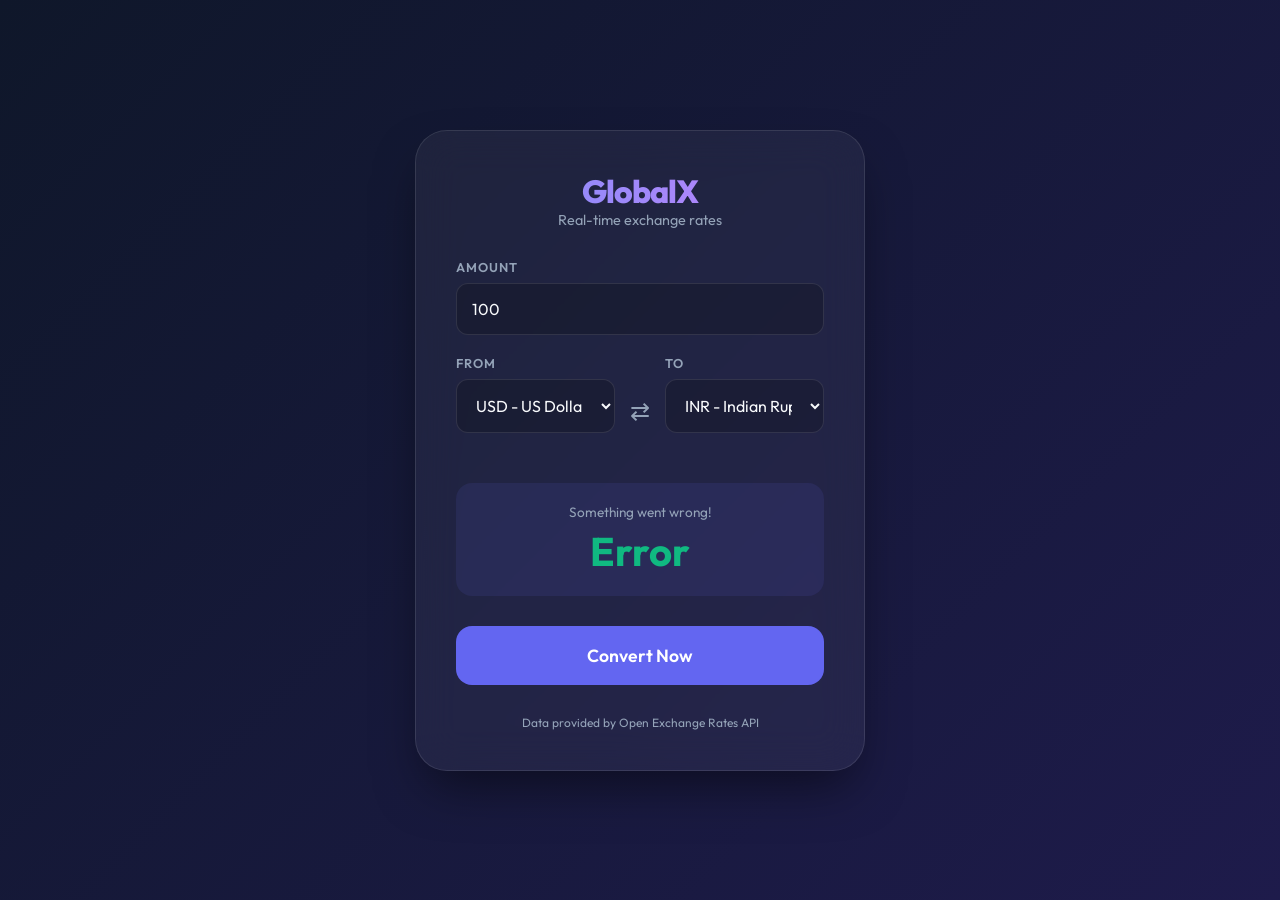
<file: Day2_JS_Logic_Async/lab_currency_converter/index.html>
<!DOCTYPE html>
<html lang="en">
<head>
    <meta charset="UTF-8">
    <meta name="viewport" content="width=device-width, initial-scale=1.0">
    <title>GlobalX Change | Currency Converter</title>
    <link rel="stylesheet" href="style.css">
    <!-- Google Fonts -->
    <link href="https://fonts.googleapis.com/css2?family=Outfit:wght@300;400;600;800&display=swap" rel="stylesheet">
</head>
<body>

    <div class="converter-box">
        <header>
            <h1>GlobalX</h1>
            <p>Real-time exchange rates</p>
        </header>

        <main>
            <div class="input-group">
                <label>Amount</label>
                <input type="number" id="amount" placeholder="0.00" value="100">
            </div>

            <div class="dropdown-row">
                <div class="select-group">
                    <label>From</label>
                    <select id="from-currency">
                        <option value="USD" selected>USD - US Dollar</option>
                        <option value="INR">INR - Indian Rupee</option>
                        <option value="EUR">EUR - Euro</option>
                        <option value="GBP">GBP - Pound Sterling</option>
                        <option value="JPY">JPY - Japanese Yen</option>
                    </select>
                </div>

                <div class="swap-icon">⇄</div>

                <div class="select-group">
                    <label>To</label>
                    <select id="to-currency">
                        <option value="USD">USD - US Dollar</option>
                        <option value="INR" selected>INR - Indian Rupee</option>
                        <option value="EUR">EUR - Euro</option>
                        <option value="GBP">GBP - Pound Sterling</option>
                        <option value="JPY">JPY - Japanese Yen</option>
                    </select>
                </div>
            </div>

            <div class="result-display">
                <p id="exchange-rate">Fetching rate...</p>
                <h2 id="converted-amount">--</h2>
            </div>

            <button id="convert-btn">Convert Now</button>
        </main>
        
        <footer>
            Data provided by Open Exchange Rates API
        </footer>
    </div>

    <script src="script.js"></script>
</body>
</html>
</file>
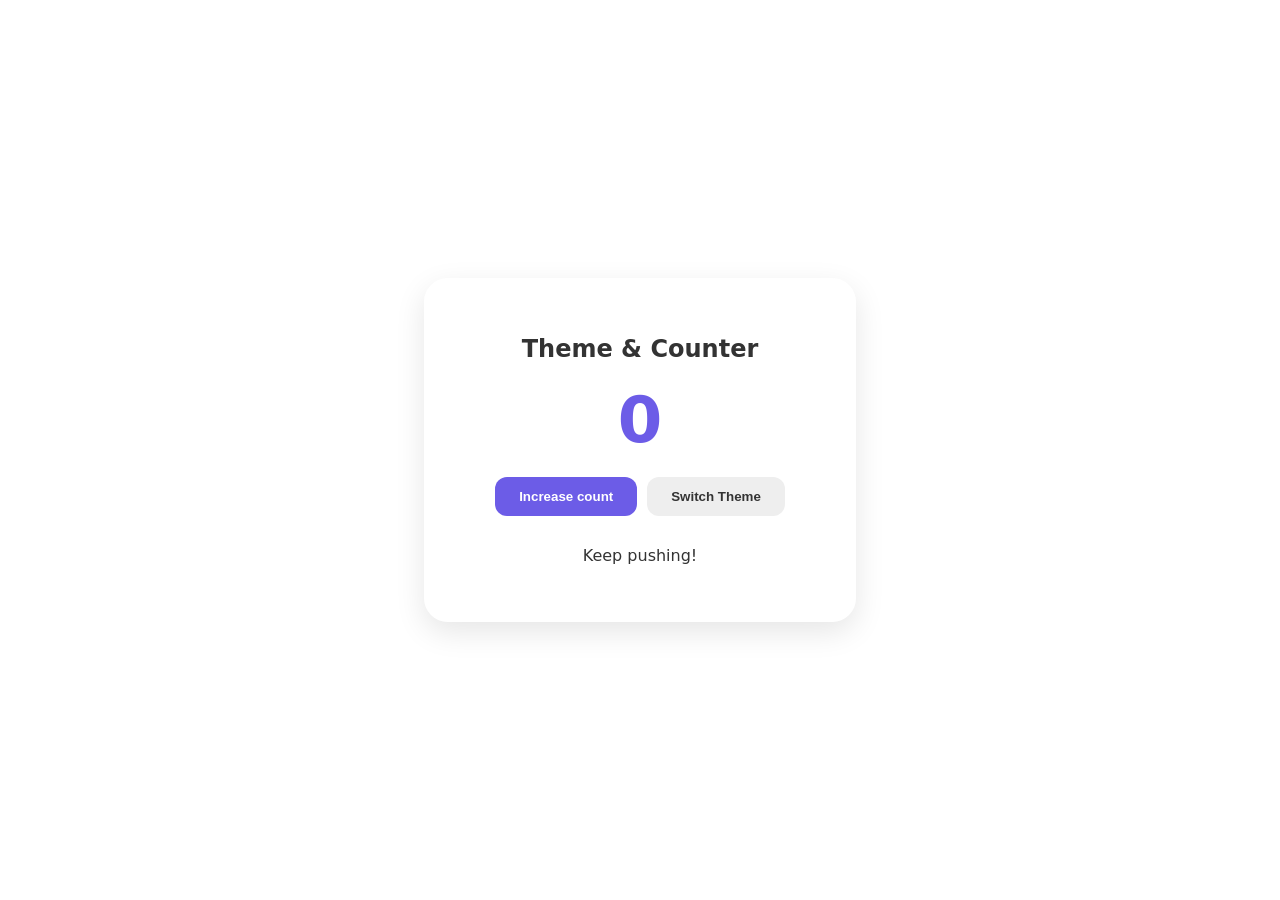
<file: Day2_JS_Logic_Async/mini_app/index.html>
<!DOCTYPE html>
<html lang="en">
<head>
    <meta charset="UTF-8">
    <meta name="viewport" content="width=device-width, initial-scale=1.0">
    <title>Day 2 Mini App: Vibes & Counter</title>
    <style>
        :root {
            --bg-color: #ffffff;
            --text-color: #333333;
            --accent-color: #6c5ce7;
        }

        body {
            background-color: var(--bg-color);
            color: var(--text-color);
            font-family: 'Inter', system-ui, -apple-system, sans-serif;
            display: flex;
            justify-content: center;
            align-items: center;
            height: 100vh;
            margin: 0;
            transition: all 0.4s ease;
        }

        .container {
            background: rgba(255, 255, 255, 0.1);
            backdrop-filter: blur(10px);
            border: 1px solid rgba(255, 255, 255, 0.2);
            padding: 40px;
            border-radius: 24px;
            box-shadow: 0 10px 30px rgba(0,0,0,0.1);
            text-align: center;
            width: 350px;
        }

        h1 { font-size: 1.5rem; margin-bottom: 20px; }

        .counter-display {
            font-size: 4rem;
            font-weight: 800;
            margin: 20px 0;
            color: var(--accent-color);
        }

        .btn-group {
            display: flex;
            gap: 10px;
            justify-content: center;
            margin-bottom: 30px;
        }

        button {
            padding: 12px 24px;
            border-radius: 12px;
            border: none;
            cursor: pointer;
            font-weight: 600;
            transition: transform 0.2s, opacity 0.2s;
        }

        button:active { transform: scale(0.95); }

        .btn-increment { background: var(--accent-color); color: white; }
        .btn-theme { background: #eee; color: #333; }

        /* Dark Mode Utility */
        body.dark {
            --bg-color: #1a1a1a;
            --text-color: #f5f5f5;
            --accent-color: #a29bfe;
        }
        body.dark .container { background: rgba(0,0,0,0.3); border-color: rgba(255,255,255,0.05); }
    </style>
</head>
<body>

    <div class="container">
        <h1>Theme & Counter</h1>
        <div class="counter-display" id="counter-val">0</div>
        
        <div class="btn-group">
            <button class="btn-increment" id="inc-btn">Increase count</button>
            <button class="btn-theme" id="theme-btn">Switch Theme</button>
        </div>

        <p id="msg">Keep pushing!</p>
    </div>

    <script src="script.js"></script>
</body>
</html>
</file>
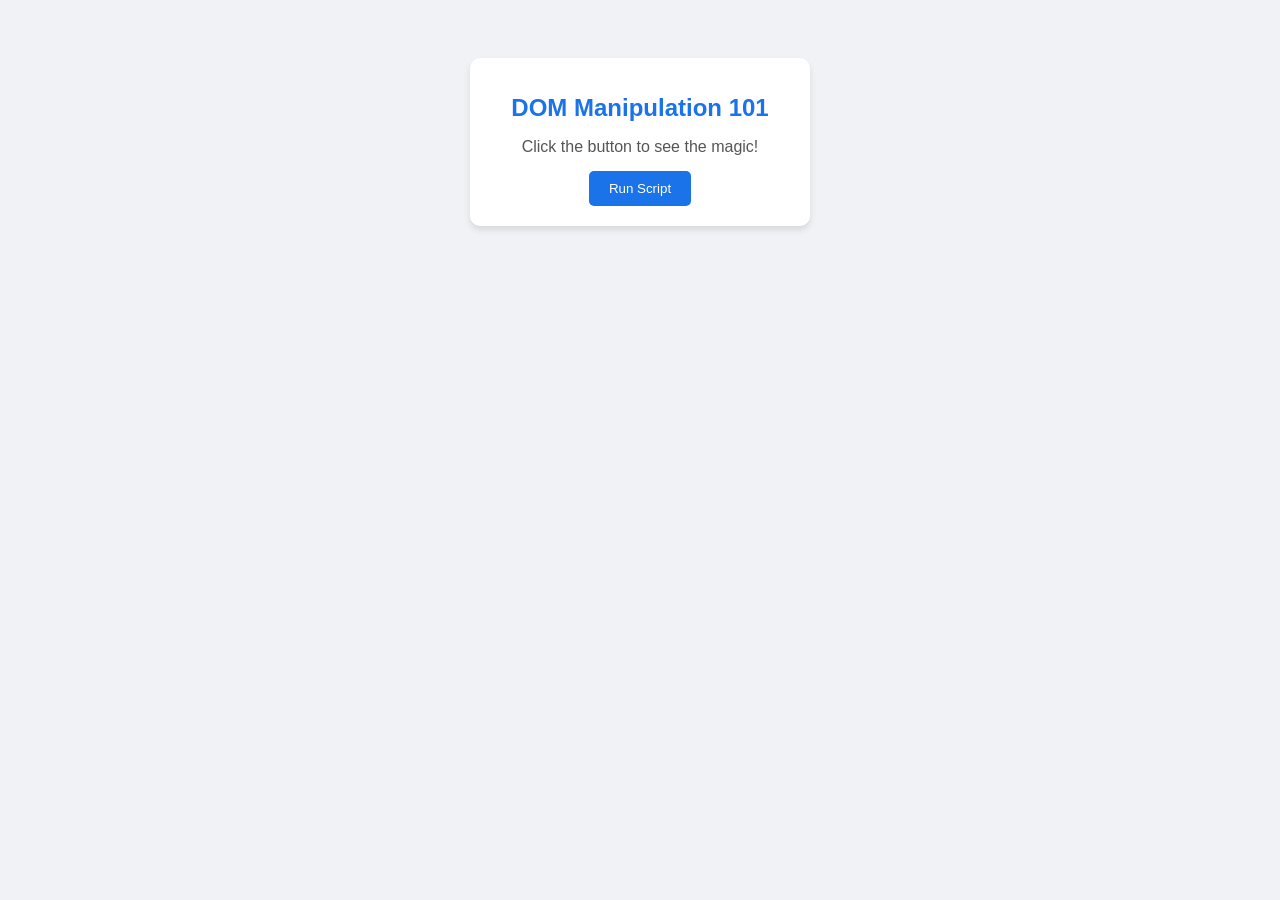
<file: Day2_JS_Logic_Async/examples/dom_demo.html>
<!DOCTYPE html>
<html lang="en">
<head>
    <meta charset="UTF-8">
    <meta name="viewport" content="width=device-width, initial-scale=1.0">
    <title>DOM Basics Practice</title>
    <style>
        body { font-family: sans-serif; display: flex; flex-direction: column; align-items: center; padding-top: 50px; background: #f0f2f5; }
        .card { background: white; padding: 20px; border-radius: 10px; box-shadow: 0 4px 6px rgba(0,0,0,0.1); text-align: center; width: 300px; }
        h1 { color: #1a73e8; }
        button { background: #1a73e8; color: white; border: none; padding: 10px 20px; border-radius: 5px; cursor: pointer; transition: 0.3s; }
        button:hover { background: #1557b0; }
        #description { color: #555; margin: 15px 0; }
    </style>
</head>
<body>

    <div class="card">
        <h1 id="main-title">JS & The DOM</h1>
        <p id="description">Click the button to see the magic!</p>
        <button id="magic-btn">Run Script</button>
    </div>

    <script src="dom_demo.js"></script>
</body>
</html>
</file>
<file: Day2_JS_Logic_Async/lab_currency_converter/style.css>
:root {
    --primary: #6366f1;
    --primary-hover: #4f46e5;
    --bg-gradient: linear-gradient(135deg, #0f172a 0%, #1e1b4b 100%);
    --card-bg: rgba(255, 255, 255, 0.05);
    --text-main: #f8fafc;
    --text-dim: #94a3b8;
    --accent: #10b981;
}

* {
    margin: 0;
    padding: 0;
    box-sizing: border-box;
    font-family: 'Outfit', sans-serif;
}

body {
    min-height: 100vh;
    background: var(--bg-gradient);
    display: flex;
    justify-content: center;
    align-items: center;
    color: var(--text-main);
    padding: 20px;
}

.converter-box {
    background: var(--card-bg);
    backdrop-filter: blur(20px);
    border: 1px solid rgba(255, 255, 255, 0.1);
    padding: 40px;
    border-radius: 32px;
    width: 100%;
    max-width: 450px;
    box-shadow: 0 25px 50px -12px rgba(0, 0, 0, 0.5);
}

header {
    text-align: center;
    margin-bottom: 30px;
}

header h1 {
    font-size: 2rem;
    font-weight: 800;
    letter-spacing: -1px;
    background: linear-gradient(to right, #818cf8, #c084fc);
    -webkit-background-clip: text;
    -webkit-text-fill-color: transparent;
}

header p {
    color: var(--text-dim);
    font-size: 0.9rem;
}

.input-group, .select-group {
    margin-bottom: 20px;
}

label {
    display: block;
    font-size: 0.8rem;
    font-weight: 600;
    color: var(--text-dim);
    margin-bottom: 8px;
    text-transform: uppercase;
    letter-spacing: 1px;
}

input, select {
    width: 100%;
    background: rgba(0, 0, 0, 0.2);
    border: 1px solid rgba(255, 255, 255, 0.1);
    padding: 15px;
    border-radius: 12px;
    color: var(--text-main);
    font-size: 1rem;
    outline: none;
    transition: 0.3s;
}

input:focus, select:focus {
    border-color: var(--primary);
    background: rgba(0, 0, 0, 0.3);
}

.dropdown-row {
    display: flex;
    align-items: center;
    gap: 15px;
}

.select-group {
    flex: 1;
}

.swap-icon {
    font-size: 1.5rem;
    margin-top: 15px;
    color: var(--text-dim);
    cursor: default;
}

.result-display {
    background: rgba(99, 102, 241, 0.1);
    border-radius: 16px;
    padding: 20px;
    text-align: center;
    margin: 30px 0;
}

#exchange-rate {
    font-size: 0.85rem;
    color: var(--text-dim);
    margin-bottom: 5px;
}

#converted-amount {
    font-size: 2.5rem;
    font-weight: 700;
    color: var(--accent);
}

button {
    width: 100%;
    background: var(--primary);
    color: white;
    border: none;
    padding: 18px;
    border-radius: 16px;
    font-size: 1.1rem;
    font-weight: 600;
    cursor: pointer;
    transition: all 0.3s cubic-bezier(0.4, 0, 0.2, 1);
}

button:hover {
    background: var(--primary-hover);
    transform: translateY(-2px);
    box-shadow: 0 10px 15px -3px rgba(99, 102, 241, 0.4);
}

button:active {
    transform: scale(0.98);
}

footer {
    margin-top: 30px;
    text-align: center;
    font-size: 0.75rem;
    color: var(--text-dim);
}
</file>
